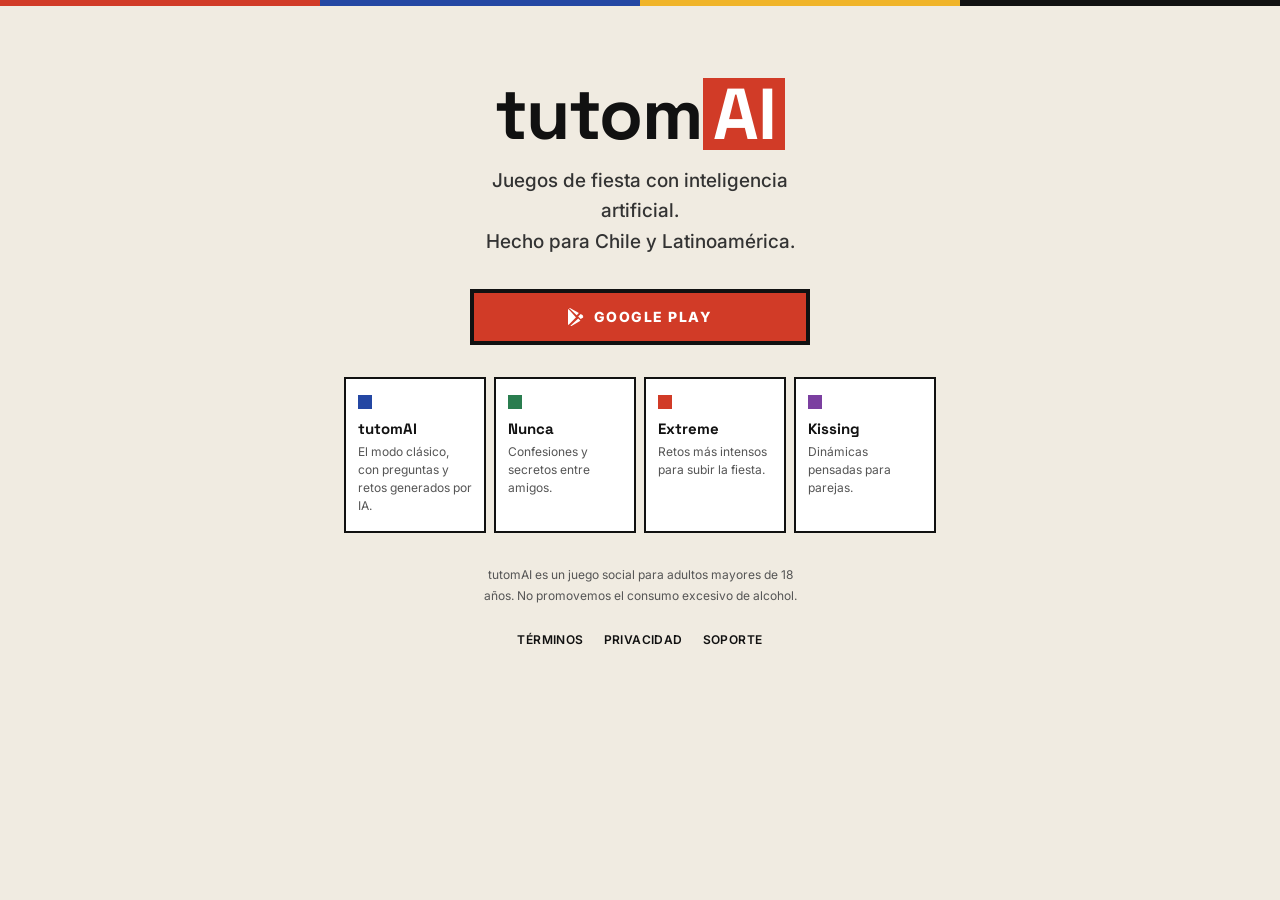
<file: index.html>
<!DOCTYPE html>
<html lang="es">
<head>
  <meta charset="UTF-8" />
  <meta name="viewport" content="width=device-width, initial-scale=1.0" />
  <title>tutomAI — Juegos de fiesta con IA</title>
  <meta name="description" content="tutomAI es un juego social con inteligencia artificial, hecho para Chile y Latinoamérica." />
  <link rel="preconnect" href="https://fonts.googleapis.com" />
  <link rel="preconnect" href="https://fonts.gstatic.com" crossorigin />
  <link rel="stylesheet" href="/style.css" />
</head>
<body>
  <div class="m-strip"><span></span><span></span><span></span><span></span></div>

  <div class="container">

    <section class="hero">
      <div class="hero-mark">tutom<span class="accent">AI</span></div>
      <p class="hero-tagline">Juegos de fiesta con inteligencia artificial.<br>Hecho para Chile y Latinoamérica.</p>

      <div class="btn-wrap">
        <a href="https://play.google.com/store/apps/details?id=com.tutomai.app" class="btn btn-red">
          <svg class="btn-icon" viewBox="0 0 24 24" fill="currentColor">
            <path d="M3.18 23.76a2 2 0 0 0 2.09-.15l11.34-6.55-2.93-2.93-10.5 9.63zM.5 1.27C.19 1.67 0 2.23 0 2.96v18.08c0 .73.19 1.29.5 1.69l.09.09L10.44 12.5v-.23L.59 1.18l-.09.09zm19.27 8.4-2.89-1.67-3.27 3.27 3.27 3.27 2.9-1.68c.83-.48.83-1.26 0-1.74l-.01-.45zM3.18.24 14.52 6.79l-2.93 2.93L1.27.09A2 2 0 0 1 3.18.24z"/>
          </svg>
          Google Play
        </a>
      </div>

      <div class="mode-grid">
        <div class="mode-card">
          <div class="mode-dot dot-blue"></div>
          <div class="mode-name">tutomAI</div>
          <div class="mode-desc">El modo clásico, con preguntas y retos generados por IA.</div>
        </div>
        <div class="mode-card">
          <div class="mode-dot dot-green"></div>
          <div class="mode-name">Nunca</div>
          <div class="mode-desc">Confesiones y secretos entre amigos.</div>
        </div>
        <div class="mode-card">
          <div class="mode-dot dot-red"></div>
          <div class="mode-name">Extreme</div>
          <div class="mode-desc">Retos más intensos para subir la fiesta.</div>
        </div>
        <div class="mode-card">
          <div class="mode-dot dot-purple"></div>
          <div class="mode-name">Kissing</div>
          <div class="mode-desc">Dinámicas pensadas para parejas.</div>
        </div>
      </div>

      <p class="disclaimer">tutomAI es un juego social para adultos mayores de 18 años. No promovemos el consumo excesivo de alcohol.</p>

      <div class="footer-links">
        <a href="/terms.html">Términos</a>
        <a href="/privacy.html">Privacidad</a>
        <a href="/support.html">Soporte</a>
      </div>
    </section>

  </div>
</body>
</html>
</file>
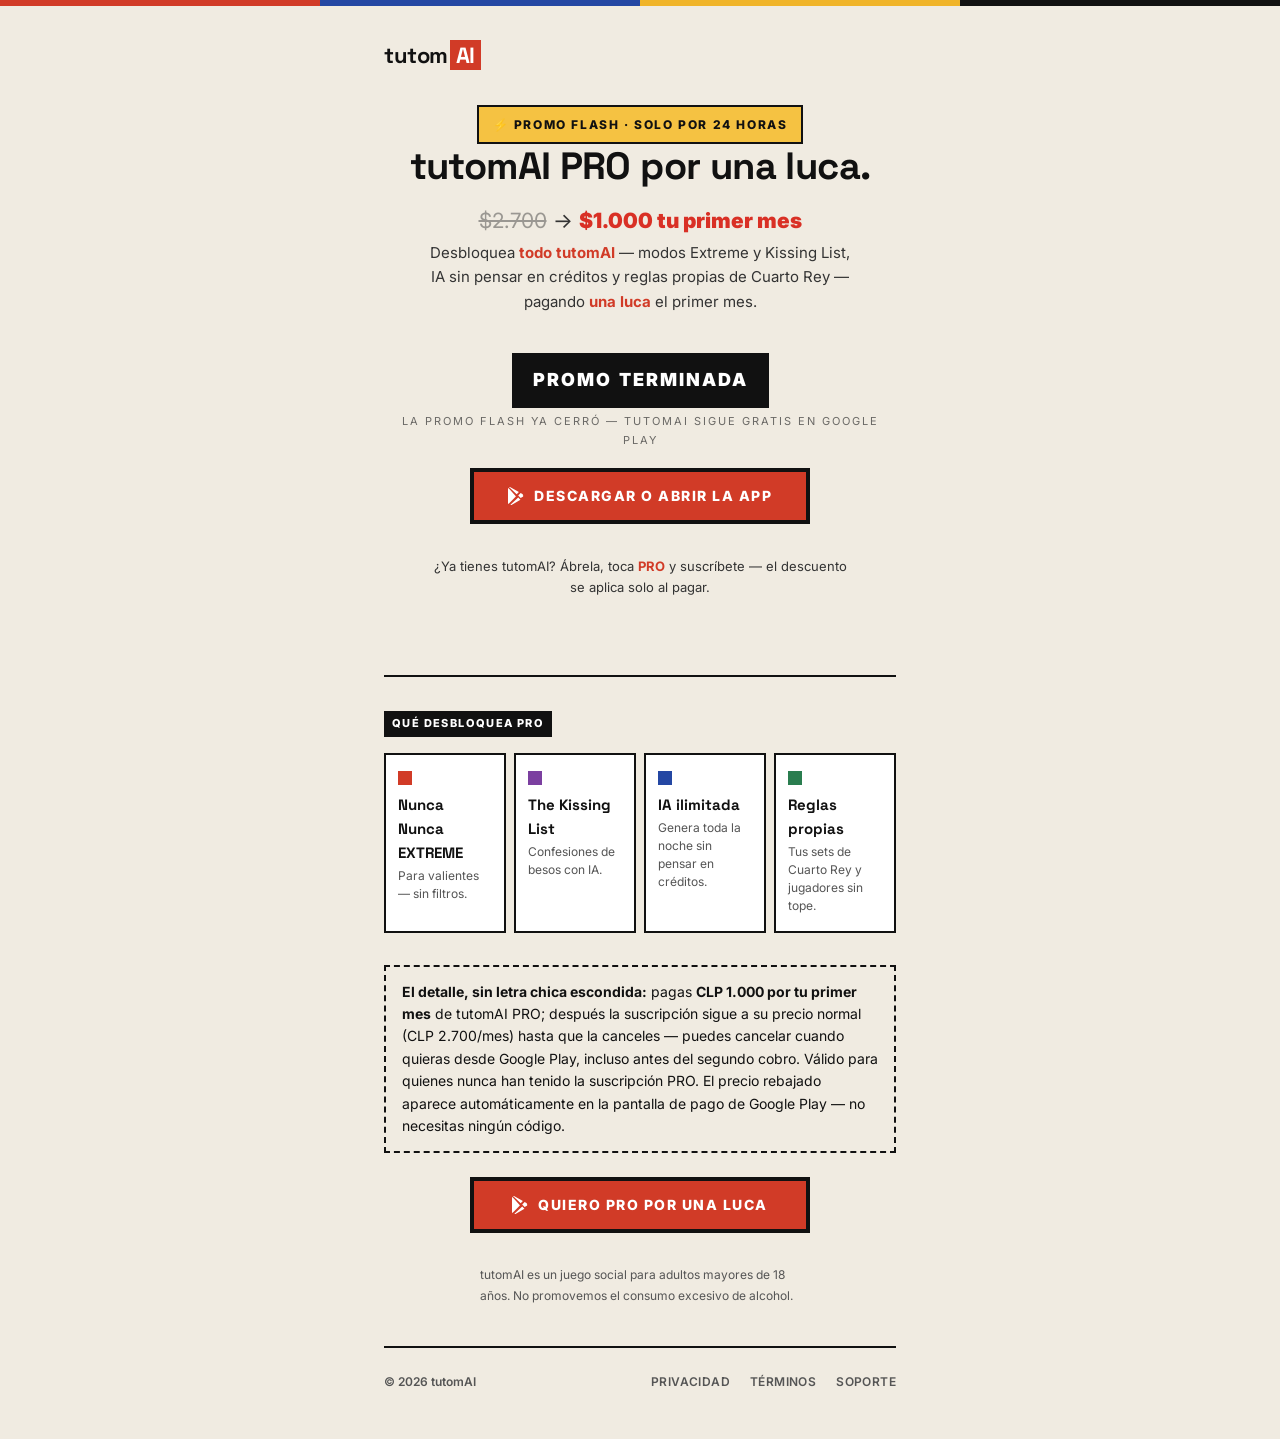
<file: early-access.html>
<!DOCTYPE html>
<html lang="es">
<head>
  <meta charset="UTF-8" />
  <meta name="viewport" content="width=device-width, initial-scale=1.0" />
  <title>Promo flash — tutomAI PRO por $1.000 tu primer mes</title>
  <meta name="description" content="Solo por 24 horas: tutomAI PRO por $1.000 tu primer mes. El juego para carretear con IA, 100% chileno. Descarga la app y suscríbete antes que termine." />
  <link rel="preconnect" href="https://fonts.googleapis.com" />
  <link rel="preconnect" href="https://fonts.gstatic.com" crossorigin />
  <link rel="stylesheet" href="/style.css" />
  <style>
    .flash-badge {
      display: inline-block;
      background: #F5C242;
      border: 2px solid #111111;
      padding: 8px 14px;
      font-weight: 800;
      font-size: 12px;
      letter-spacing: 1.6px;
      text-transform: uppercase;
      color: #111111;
    }
    .flash-price {
      margin: 18px 0 6px 0;
      font-size: 21px;
      line-height: 1.3;
    }
    .flash-price .old { text-decoration: line-through; opacity: 0.45; }
    .flash-price .new { font-weight: 900; color: #D93025; }
    .countdown {
      display: inline-block;
      margin: 14px 0 4px 0;
      padding: 10px 18px;
      border: 3px solid #111111;
      background: #111111;
      color: #FFFFFF;
      font-variant-numeric: tabular-nums;
      font-size: 26px;
      font-weight: 900;
      letter-spacing: 2px;
    }
    .countdown-label {
      font-size: 11px;
      letter-spacing: 2px;
      text-transform: uppercase;
      opacity: 0.7;
      margin-bottom: 18px;
    }
    .promo-detail {
      border: 2px dashed #111111;
      padding: 14px 16px;
      font-size: 14px;
      line-height: 1.6;
      margin-top: 8px;
      text-align: left;
    }
  </style>
</head>
<body>
  <div class="m-strip"><span></span><span></span><span></span><span></span></div>

  <div class="container container-ea">

    <nav class="nav">
      <a href="/" class="nav-brand">tutom<span class="accent">AI</span></a>
    </nav>

    <section class="ea-hero">
      <span class="flash-badge">⚡ Promo flash · Solo por 24 horas</span>
      <h1 class="ea-title">tutomAI PRO por una luca.</h1>
      <p class="flash-price"><span class="old">$2.700</span> → <span class="new">$1.000 tu primer mes</span></p>
      <p class="ea-sub">Desbloquea <strong>todo tutomAI</strong> — modos Extreme y Kissing List, IA sin pensar en créditos y reglas propias de Cuarto Rey — pagando <strong>una luca</strong> el primer mes.</p>

      <div class="countdown" id="countdown">--:--:--</div>
      <p class="countdown-label" id="countdown-label">para que termine la promo</p>

      <div class="btn-wrap">
        <a href="https://play.google.com/store/apps/details?id=com.tutomai.app" class="btn btn-red">
          <svg class="btn-icon" viewBox="0 0 24 24" fill="currentColor">
            <path d="M3.18 23.76a2 2 0 0 0 2.09-.15l11.34-6.55-2.93-2.93-10.5 9.63zM.5 1.27C.19 1.67 0 2.23 0 2.96v18.08c0 .73.19 1.29.5 1.69l.09.09L10.44 12.5v-.23L.59 1.18l-.09.09zm19.27 8.4-2.89-1.67-3.27 3.27 3.27 3.27 2.9-1.68c.83-.48.83-1.26 0-1.74l-.01-.45zM3.18.24 14.52 6.79l-2.93 2.93L1.27.09A2 2 0 0 1 3.18.24z"/>
          </svg>
          Descargar o abrir la app
        </a>
      </div>
      <p class="ea-sub" style="font-size:13px; margin-top:10px;">¿Ya tienes tutomAI? Ábrela, toca <strong>PRO</strong> y suscríbete — el descuento se aplica solo al pagar.</p>
    </section>

    <div class="divider"></div>

    <section class="section">
      <p class="section-title">Qué desbloquea PRO</p>
      <div class="mode-grid">
        <div class="mode-card">
          <div class="mode-dot dot-red"></div>
          <div class="mode-name">Nunca Nunca EXTREME</div>
          <div class="mode-desc">Para valientes — sin filtros.</div>
        </div>
        <div class="mode-card">
          <div class="mode-dot dot-purple"></div>
          <div class="mode-name">The Kissing List</div>
          <div class="mode-desc">Confesiones de besos con IA.</div>
        </div>
        <div class="mode-card">
          <div class="mode-dot dot-blue"></div>
          <div class="mode-name">IA ilimitada</div>
          <div class="mode-desc">Genera toda la noche sin pensar en créditos.</div>
        </div>
        <div class="mode-card">
          <div class="mode-dot dot-green"></div>
          <div class="mode-name">Reglas propias</div>
          <div class="mode-desc">Tus sets de Cuarto Rey y jugadores sin tope.</div>
        </div>
      </div>
    </section>

    <section class="section">
      <div class="promo-detail">
        <strong>El detalle, sin letra chica escondida:</strong> pagas <strong>CLP 1.000 por tu primer mes</strong> de tutomAI PRO; después la suscripción sigue a su precio normal (CLP 2.700/mes) hasta que la canceles — puedes cancelar cuando quieras desde Google Play, incluso antes del segundo cobro. Válido para quienes nunca han tenido la suscripción PRO. El precio rebajado aparece automáticamente en la pantalla de pago de Google Play — no necesitas ningún código.
      </div>
    </section>

    <div class="btn-wrap">
      <a href="https://play.google.com/store/apps/details?id=com.tutomai.app" class="btn btn-red">
        <svg class="btn-icon" viewBox="0 0 24 24" fill="currentColor">
          <path d="M3.18 23.76a2 2 0 0 0 2.09-.15l11.34-6.55-2.93-2.93-10.5 9.63zM.5 1.27C.19 1.67 0 2.23 0 2.96v18.08c0 .73.19 1.29.5 1.69l.09.09L10.44 12.5v-.23L.59 1.18l-.09.09zm19.27 8.4-2.89-1.67-3.27 3.27 3.27 3.27 2.9-1.68c.83-.48.83-1.26 0-1.74l-.01-.45zM3.18.24 14.52 6.79l-2.93 2.93L1.27.09A2 2 0 0 1 3.18.24z"/>
        </svg>
        Quiero PRO por una luca
      </a>
    </div>

    <p class="disclaimer">tutomAI es un juego social para adultos mayores de 18 años. No promovemos el consumo excesivo de alcohol.</p>

    <footer class="footer">
      <span class="footer-copy">© 2026 tutomAI</span>
      <div class="footer-links">
        <a href="/privacy.html">Privacidad</a>
        <a href="/terms.html">Términos</a>
        <a href="/support.html">Soporte</a>
      </div>
    </footer>

  </div>

  <script>
    (function () {
      // Fin de la promo: sáb 2 ago 2026, 15:35 hora de Chile (UTC-4)
      var END = 1785699338000;
      var el = document.getElementById('countdown');
      var label = document.getElementById('countdown-label');
      function pad(n) { return n < 10 ? '0' + n : '' + n; }
      function tick() {
        var ms = END - Date.now();
        if (ms <= 0) {
          el.textContent = 'PROMO TERMINADA';
          el.style.fontSize = '18px';
          label.textContent = 'la promo flash ya cerró — tutomAI sigue gratis en Google Play';
          return;
        }
        var s = Math.floor(ms / 1000);
        el.textContent = pad(Math.floor(s / 3600)) + ':' + pad(Math.floor((s % 3600) / 60)) + ':' + pad(s % 60);
        setTimeout(tick, 1000);
      }
      tick();
    })();
  </script>
</body>
</html>
</file>
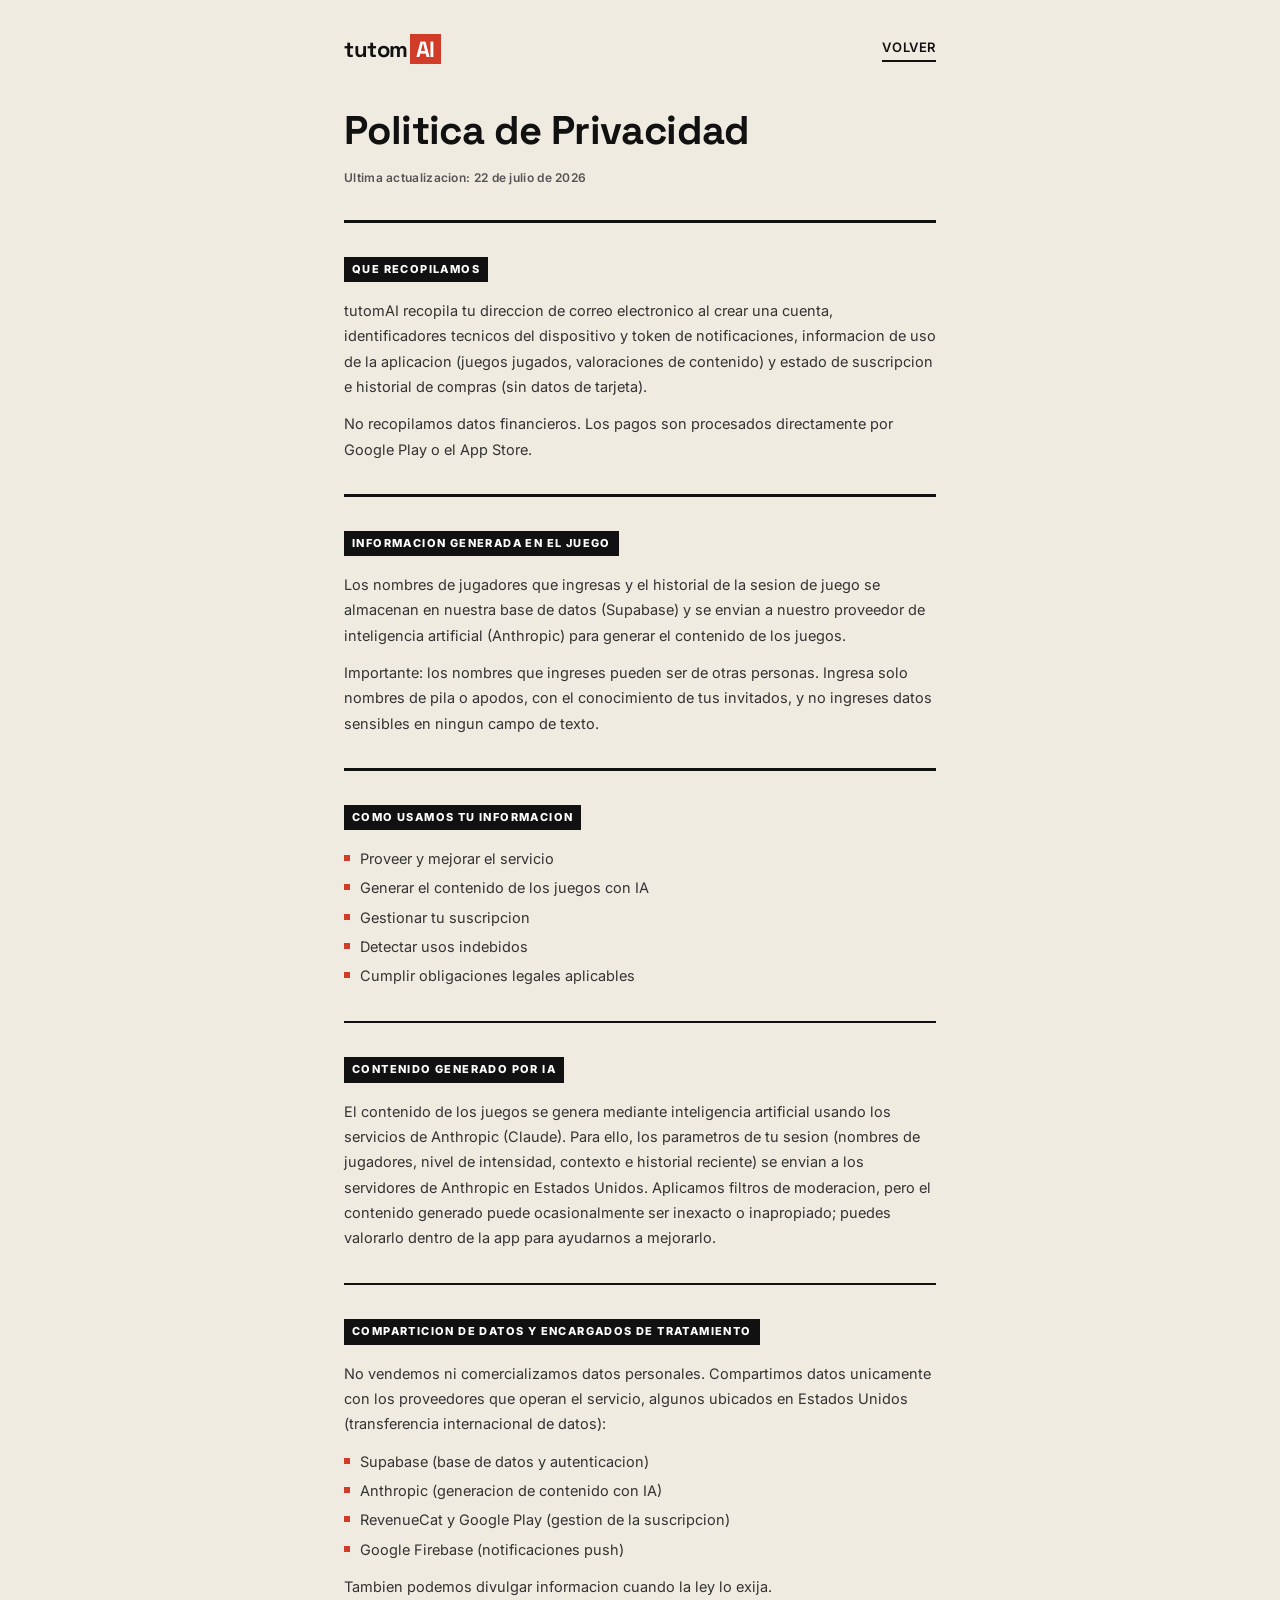
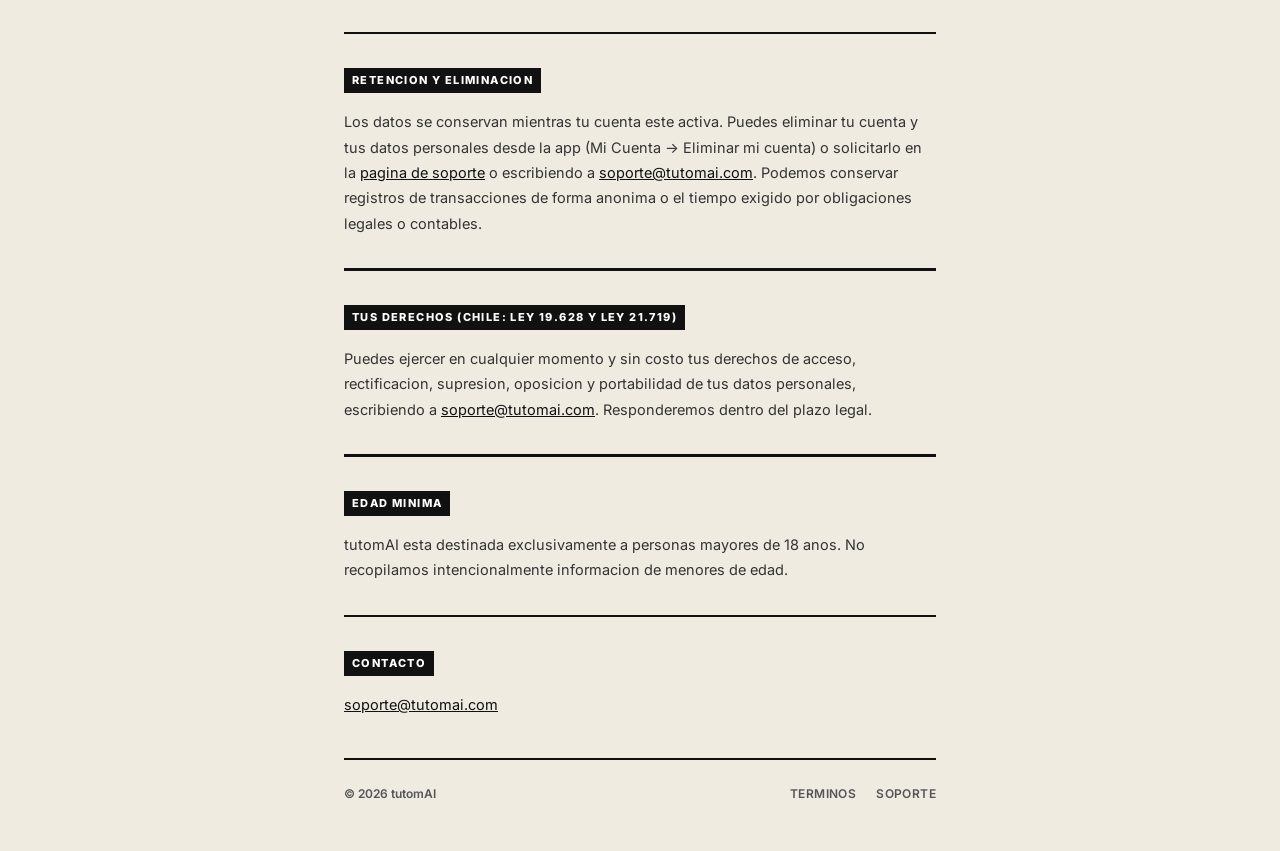
<file: privacy.html>
<!DOCTYPE html>
<html lang="es">
<head>
  <meta charset="UTF-8" />
  <meta name="viewport" content="width=device-width, initial-scale=1.0" />
  <title>Privacidad — tutomAI</title>
  <link rel="stylesheet" href="/style.css" />
</head>
<body>
  <div class="container">

    <nav class="nav">
      <a href="/" class="nav-brand">tutom<span class="accent">AI</span></a>
      <a href="/" class="nav-back">Volver</a>
    </nav>

    <header class="page-header">
      <h1 class="page-title">Politica de Privacidad</h1>
      <p class="page-date">Ultima actualizacion: 22 de julio de 2026</p>
    </header>

    <div class="divider"></div>

    <div class="section">
      <p class="section-title">Que recopilamos</p>
      <p>tutomAI recopila tu direccion de correo electronico al crear una cuenta, identificadores tecnicos del dispositivo y token de notificaciones, informacion de uso de la aplicacion (juegos jugados, valoraciones de contenido) y estado de suscripcion e historial de compras (sin datos de tarjeta).</p>
      <p>No recopilamos datos financieros. Los pagos son procesados directamente por Google Play o el App Store.</p>
    </div>

    <div class="divider"></div>

    <div class="section">
      <p class="section-title">Informacion generada en el juego</p>
      <p>Los nombres de jugadores que ingresas y el historial de la sesion de juego se almacenan en nuestra base de datos (Supabase) y se envian a nuestro proveedor de inteligencia artificial (Anthropic) para generar el contenido de los juegos.</p>
      <p>Importante: los nombres que ingreses pueden ser de otras personas. Ingresa solo nombres de pila o apodos, con el conocimiento de tus invitados, y no ingreses datos sensibles en ningun campo de texto.</p>
    </div>

    <div class="divider"></div>

    <div class="section">
      <p class="section-title">Como usamos tu informacion</p>
      <ul>
        <li>Proveer y mejorar el servicio</li>
        <li>Generar el contenido de los juegos con IA</li>
        <li>Gestionar tu suscripcion</li>
        <li>Detectar usos indebidos</li>
        <li>Cumplir obligaciones legales aplicables</li>
      </ul>
    </div>

    <div class="divider"></div>

    <div class="section">
      <p class="section-title">Contenido generado por IA</p>
      <p>El contenido de los juegos se genera mediante inteligencia artificial usando los servicios de Anthropic (Claude). Para ello, los parametros de tu sesion (nombres de jugadores, nivel de intensidad, contexto e historial reciente) se envian a los servidores de Anthropic en Estados Unidos. Aplicamos filtros de moderacion, pero el contenido generado puede ocasionalmente ser inexacto o inapropiado; puedes valorarlo dentro de la app para ayudarnos a mejorarlo.</p>
    </div>

    <div class="divider"></div>

    <div class="section">
      <p class="section-title">Comparticion de datos y encargados de tratamiento</p>
      <p>No vendemos ni comercializamos datos personales. Compartimos datos unicamente con los proveedores que operan el servicio, algunos ubicados en Estados Unidos (transferencia internacional de datos):</p>
      <ul>
        <li>Supabase (base de datos y autenticacion)</li>
        <li>Anthropic (generacion de contenido con IA)</li>
        <li>RevenueCat y Google Play (gestion de la suscripcion)</li>
        <li>Google Firebase (notificaciones push)</li>
      </ul>
      <p>Tambien podemos divulgar informacion cuando la ley lo exija.</p>
    </div>

    <div class="divider"></div>

    <div class="section">
      <p class="section-title">Retencion y eliminacion</p>
      <p>Los datos se conservan mientras tu cuenta este activa. Puedes eliminar tu cuenta y tus datos personales desde la app (Mi Cuenta → Eliminar mi cuenta) o solicitarlo en la <a href="/support.html">pagina de soporte</a> o escribiendo a <a href="mailto:soporte@tutomai.com">soporte@tutomai.com</a>. Podemos conservar registros de transacciones de forma anonima o el tiempo exigido por obligaciones legales o contables.</p>
    </div>

    <div class="divider"></div>

    <div class="section">
      <p class="section-title">Tus derechos (Chile: Ley 19.628 y Ley 21.719)</p>
      <p>Puedes ejercer en cualquier momento y sin costo tus derechos de acceso, rectificacion, supresion, oposicion y portabilidad de tus datos personales, escribiendo a <a href="mailto:soporte@tutomai.com">soporte@tutomai.com</a>. Responderemos dentro del plazo legal.</p>
    </div>

    <div class="divider"></div>

    <div class="section">
      <p class="section-title">Edad minima</p>
      <p>tutomAI esta destinada exclusivamente a personas mayores de 18 anos. No recopilamos intencionalmente informacion de menores de edad.</p>
    </div>

    <div class="divider"></div>

    <div class="section">
      <p class="section-title">Contacto</p>
      <p><a href="mailto:soporte@tutomai.com">soporte@tutomai.com</a></p>
    </div>

    <footer class="footer">
      <span class="footer-copy">© 2026 tutomAI</span>
      <div class="footer-links">
        <a href="/terms.html">Terminos</a>
        <a href="/support.html">Soporte</a>
      </div>
    </footer>

  </div>
</body>
</html>
</file>
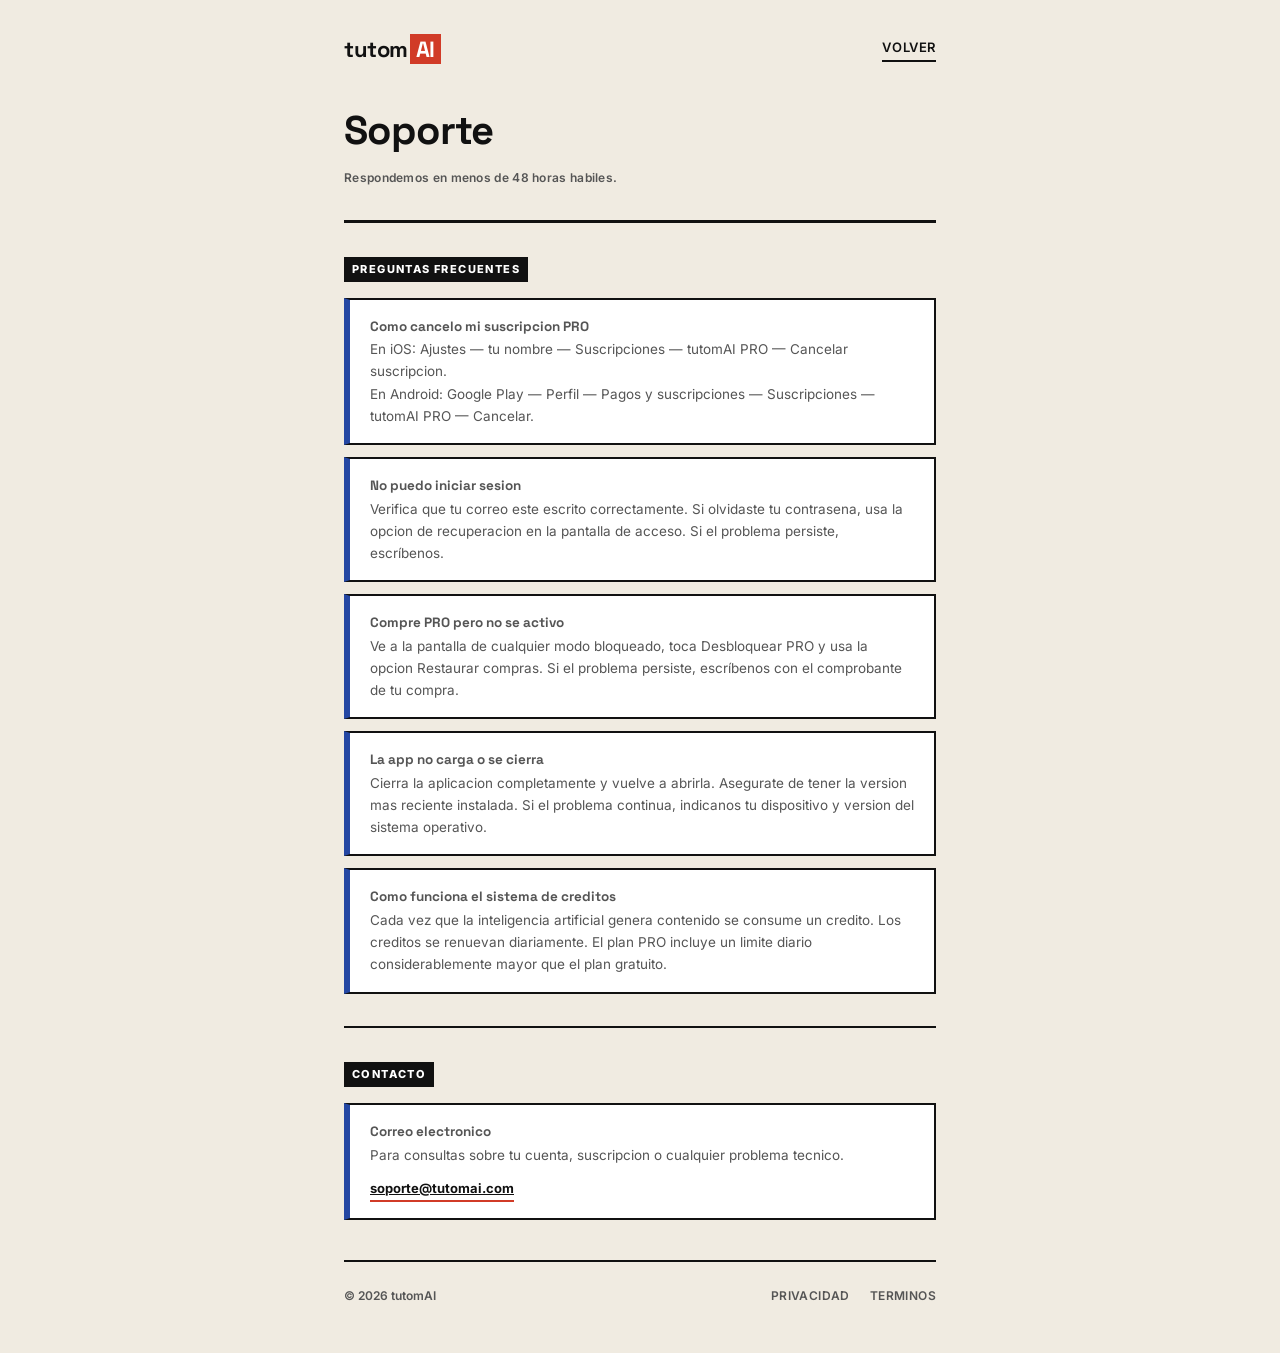
<file: support.html>
<!DOCTYPE html>
<html lang="es">
<head>
  <meta charset="UTF-8" />
  <meta name="viewport" content="width=device-width, initial-scale=1.0" />
  <title>Soporte — tutomAI</title>
  <link rel="stylesheet" href="/style.css" />
</head>
<body>
  <div class="container">

    <nav class="nav">
      <a href="/" class="nav-brand">tutom<span class="accent">AI</span></a>
      <a href="/" class="nav-back">Volver</a>
    </nav>

    <header class="page-header">
      <h1 class="page-title">Soporte</h1>
      <p class="page-date">Respondemos en menos de 48 horas habiles.</p>
    </header>

    <div class="divider"></div>

    <div class="section">
      <p class="section-title">Preguntas frecuentes</p>

      <div class="card">
        <p class="card-title">Como cancelo mi suscripcion PRO</p>
        <p>En iOS: Ajustes — tu nombre — Suscripciones — tutomAI PRO — Cancelar suscripcion.<br>
        En Android: Google Play — Perfil — Pagos y suscripciones — Suscripciones — tutomAI PRO — Cancelar.</p>
      </div>

      <div class="card">
        <p class="card-title">No puedo iniciar sesion</p>
        <p>Verifica que tu correo este escrito correctamente. Si olvidaste tu contrasena, usa la opcion de recuperacion en la pantalla de acceso. Si el problema persiste, escríbenos.</p>
      </div>

      <div class="card">
        <p class="card-title">Compre PRO pero no se activo</p>
        <p>Ve a la pantalla de cualquier modo bloqueado, toca Desbloquear PRO y usa la opcion Restaurar compras. Si el problema persiste, escríbenos con el comprobante de tu compra.</p>
      </div>

      <div class="card">
        <p class="card-title">La app no carga o se cierra</p>
        <p>Cierra la aplicacion completamente y vuelve a abrirla. Asegurate de tener la version mas reciente instalada. Si el problema continua, indicanos tu dispositivo y version del sistema operativo.</p>
      </div>

      <div class="card">
        <p class="card-title">Como funciona el sistema de creditos</p>
        <p>Cada vez que la inteligencia artificial genera contenido se consume un credito. Los creditos se renuevan diariamente. El plan PRO incluye un limite diario considerablemente mayor que el plan gratuito.</p>
      </div>
    </div>

    <div class="divider"></div>

    <div class="section">
      <p class="section-title">Contacto</p>
      <div class="card">
        <p class="card-title">Correo electronico</p>
        <p>Para consultas sobre tu cuenta, suscripcion o cualquier problema tecnico.</p>
        <a href="mailto:soporte@tutomai.com" class="contact-link">soporte@tutomai.com</a>
      </div>
    </div>

    <footer class="footer">
      <span class="footer-copy">© 2026 tutomAI</span>
      <div class="footer-links">
        <a href="/privacy.html">Privacidad</a>
        <a href="/terms.html">Terminos</a>
      </div>
    </footer>

  </div>
</body>
</html>
</file>
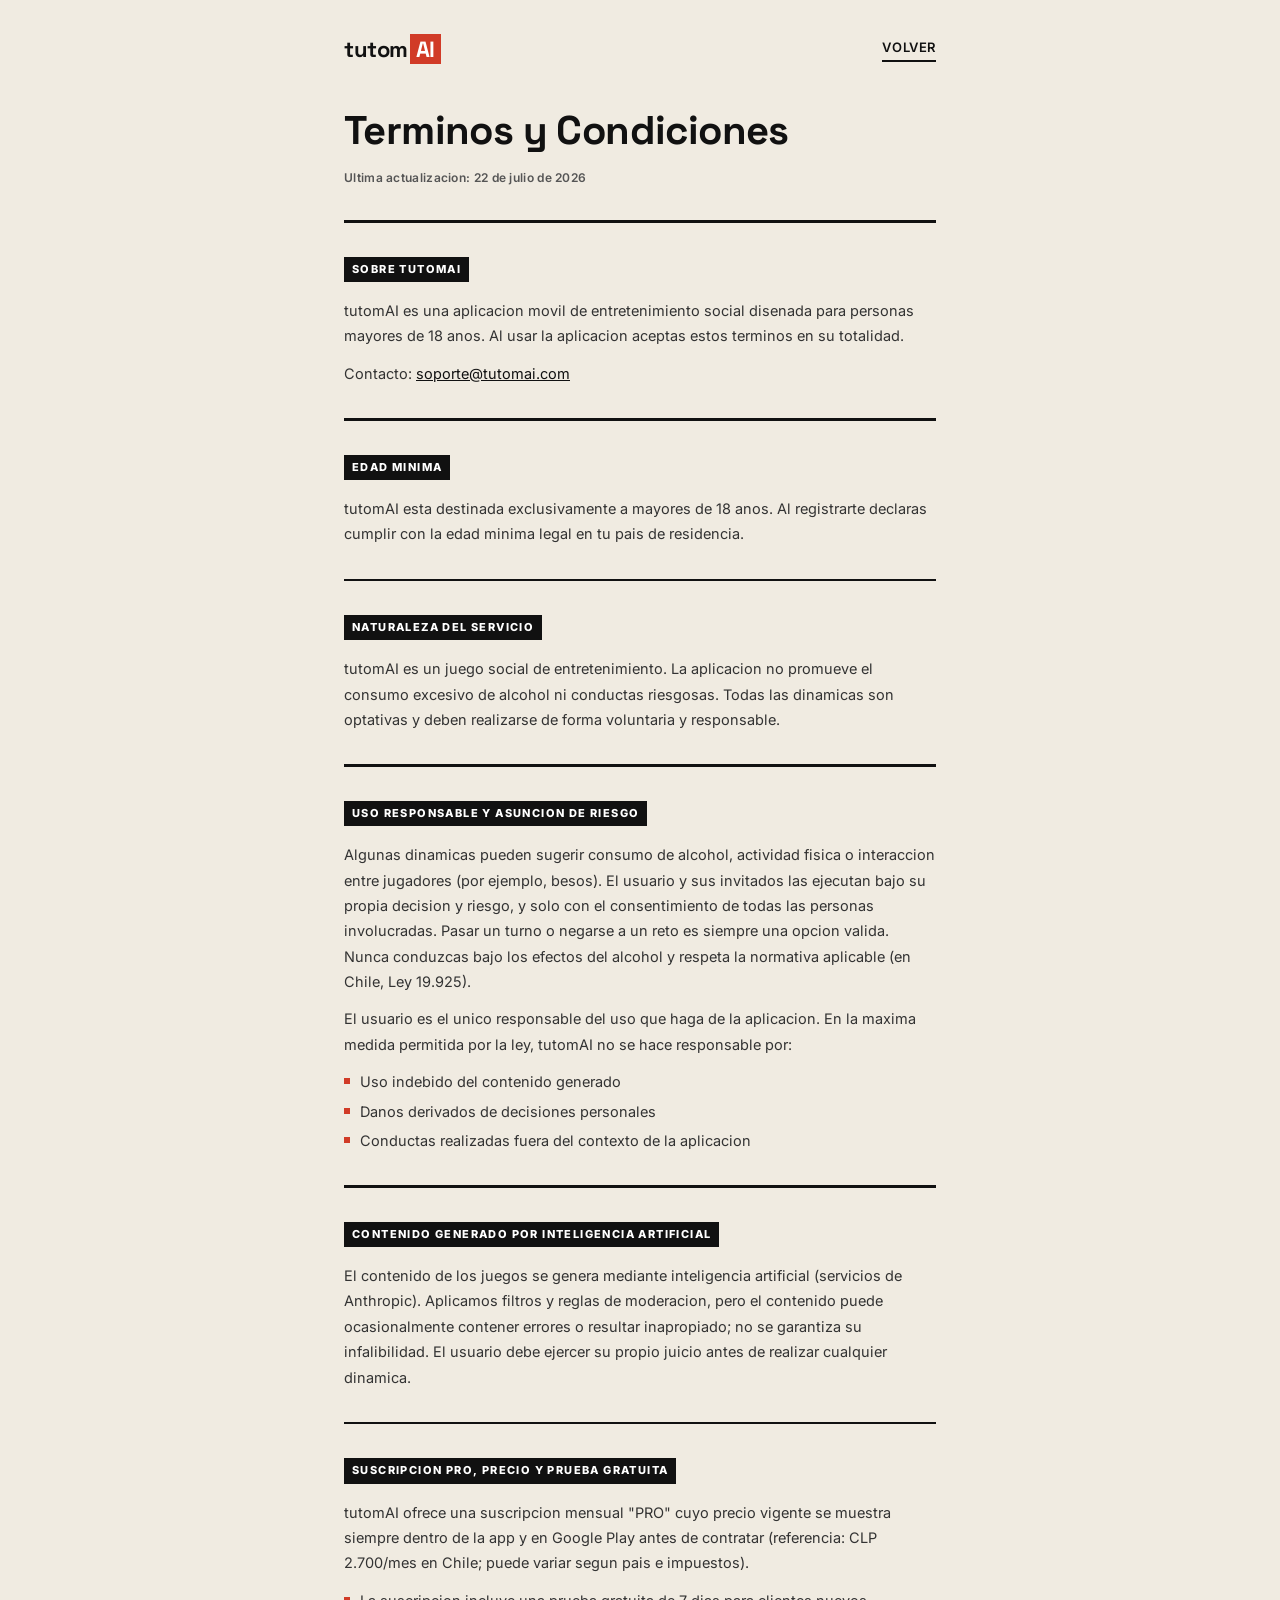
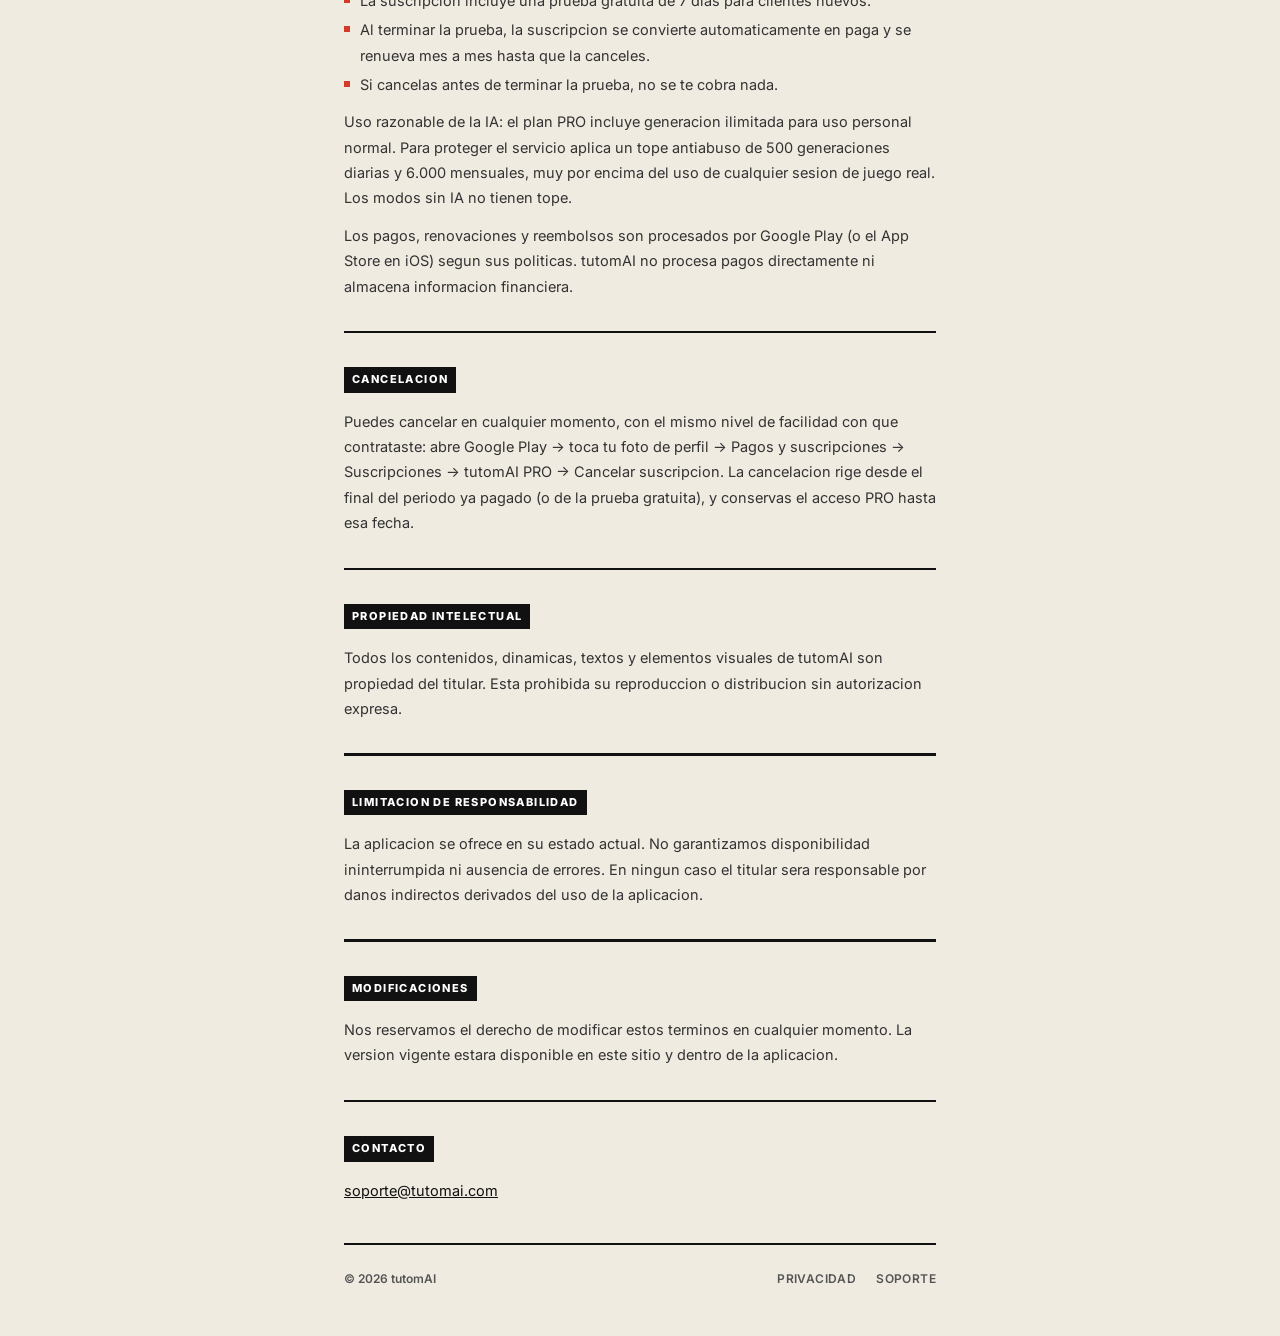
<file: terms.html>
<!DOCTYPE html>
<html lang="es">
<head>
  <meta charset="UTF-8" />
  <meta name="viewport" content="width=device-width, initial-scale=1.0" />
  <title>Terminos — tutomAI</title>
  <link rel="stylesheet" href="/style.css" />
</head>
<body>
  <div class="container">

    <nav class="nav">
      <a href="/" class="nav-brand">tutom<span class="accent">AI</span></a>
      <a href="/" class="nav-back">Volver</a>
    </nav>

    <header class="page-header">
      <h1 class="page-title">Terminos y Condiciones</h1>
      <p class="page-date">Ultima actualizacion: 22 de julio de 2026</p>
    </header>

    <div class="divider"></div>

    <div class="section">
      <p class="section-title">Sobre tutomAI</p>
      <p>tutomAI es una aplicacion movil de entretenimiento social disenada para personas mayores de 18 anos. Al usar la aplicacion aceptas estos terminos en su totalidad.</p>
      <p>Contacto: <a href="mailto:soporte@tutomai.com">soporte@tutomai.com</a></p>
    </div>

    <div class="divider"></div>

    <div class="section">
      <p class="section-title">Edad minima</p>
      <p>tutomAI esta destinada exclusivamente a mayores de 18 anos. Al registrarte declaras cumplir con la edad minima legal en tu pais de residencia.</p>
    </div>

    <div class="divider"></div>

    <div class="section">
      <p class="section-title">Naturaleza del servicio</p>
      <p>tutomAI es un juego social de entretenimiento. La aplicacion no promueve el consumo excesivo de alcohol ni conductas riesgosas. Todas las dinamicas son optativas y deben realizarse de forma voluntaria y responsable.</p>
    </div>

    <div class="divider"></div>

    <div class="section">
      <p class="section-title">Uso responsable y asuncion de riesgo</p>
      <p>Algunas dinamicas pueden sugerir consumo de alcohol, actividad fisica o interaccion entre jugadores (por ejemplo, besos). El usuario y sus invitados las ejecutan bajo su propia decision y riesgo, y solo con el consentimiento de todas las personas involucradas. Pasar un turno o negarse a un reto es siempre una opcion valida. Nunca conduzcas bajo los efectos del alcohol y respeta la normativa aplicable (en Chile, Ley 19.925).</p>
      <p>El usuario es el unico responsable del uso que haga de la aplicacion. En la maxima medida permitida por la ley, tutomAI no se hace responsable por:</p>
      <ul>
        <li>Uso indebido del contenido generado</li>
        <li>Danos derivados de decisiones personales</li>
        <li>Conductas realizadas fuera del contexto de la aplicacion</li>
      </ul>
    </div>

    <div class="divider"></div>

    <div class="section">
      <p class="section-title">Contenido generado por inteligencia artificial</p>
      <p>El contenido de los juegos se genera mediante inteligencia artificial (servicios de Anthropic). Aplicamos filtros y reglas de moderacion, pero el contenido puede ocasionalmente contener errores o resultar inapropiado; no se garantiza su infalibilidad. El usuario debe ejercer su propio juicio antes de realizar cualquier dinamica.</p>
    </div>

    <div class="divider"></div>

    <div class="section">
      <p class="section-title">Suscripcion PRO, precio y prueba gratuita</p>
      <p>tutomAI ofrece una suscripcion mensual "PRO" cuyo precio vigente se muestra siempre dentro de la app y en Google Play antes de contratar (referencia: CLP 2.700/mes en Chile; puede variar segun pais e impuestos).</p>
      <ul>
        <li>La suscripcion incluye una prueba gratuita de 7 dias para clientes nuevos.</li>
        <li>Al terminar la prueba, la suscripcion se convierte automaticamente en paga y se renueva mes a mes hasta que la canceles.</li>
        <li>Si cancelas antes de terminar la prueba, no se te cobra nada.</li>
      </ul>
      <p>Uso razonable de la IA: el plan PRO incluye generacion ilimitada para uso personal normal. Para proteger el servicio aplica un tope antiabuso de 500 generaciones diarias y 6.000 mensuales, muy por encima del uso de cualquier sesion de juego real. Los modos sin IA no tienen tope.</p>
      <p>Los pagos, renovaciones y reembolsos son procesados por Google Play (o el App Store en iOS) segun sus politicas. tutomAI no procesa pagos directamente ni almacena informacion financiera.</p>
    </div>

    <div class="divider"></div>

    <div class="section">
      <p class="section-title">Cancelacion</p>
      <p>Puedes cancelar en cualquier momento, con el mismo nivel de facilidad con que contrataste: abre Google Play → toca tu foto de perfil → Pagos y suscripciones → Suscripciones → tutomAI PRO → Cancelar suscripcion. La cancelacion rige desde el final del periodo ya pagado (o de la prueba gratuita), y conservas el acceso PRO hasta esa fecha.</p>
    </div>

    <div class="divider"></div>

    <div class="section">
      <p class="section-title">Propiedad intelectual</p>
      <p>Todos los contenidos, dinamicas, textos y elementos visuales de tutomAI son propiedad del titular. Esta prohibida su reproduccion o distribucion sin autorizacion expresa.</p>
    </div>

    <div class="divider"></div>

    <div class="section">
      <p class="section-title">Limitacion de responsabilidad</p>
      <p>La aplicacion se ofrece en su estado actual. No garantizamos disponibilidad ininterrumpida ni ausencia de errores. En ningun caso el titular sera responsable por danos indirectos derivados del uso de la aplicacion.</p>
    </div>

    <div class="divider"></div>

    <div class="section">
      <p class="section-title">Modificaciones</p>
      <p>Nos reservamos el derecho de modificar estos terminos en cualquier momento. La version vigente estara disponible en este sitio y dentro de la aplicacion.</p>
    </div>

    <div class="divider"></div>

    <div class="section">
      <p class="section-title">Contacto</p>
      <p><a href="mailto:soporte@tutomai.com">soporte@tutomai.com</a></p>
    </div>

    <footer class="footer">
      <span class="footer-copy">© 2026 tutomAI</span>
      <div class="footer-links">
        <a href="/privacy.html">Privacidad</a>
        <a href="/support.html">Soporte</a>
      </div>
    </footer>

  </div>
</body>
</html>
</file>
<file: style.css>
@import url('https://fonts.googleapis.com/css2?family=Inter:wght@400;500;600;700;800&family=Space+Grotesk:wght@500;700&display=swap');

*, *::before, *::after { margin: 0; padding: 0; box-sizing: border-box; }

:root {
  --cream: #F0EBE1;
  --white: #FFFFFF;
  --black: #111111;
  --muted: #555555;
  --secondary: #333333;

  --red: #D13B27;
  --blue: #2447A3;
  --yellow: #F0B429;
  --green: #2A7D4F;
  --purple: #7B3FA0;

  --border-w: 2.5px;
  --border-w-heavy: 4px;

  --space-xs: 4px;
  --space-sm: 8px;
  --space-md: 12px;
  --space-lg: 16px;
  --space-xl: 20px;
  --space-xxl: 24px;
  --space-x3l: 32px;
  --space-x4l: 40px;
  --space-x5l: 48px;

  --font-sans: 'Inter', -apple-system, BlinkMacSystemFont, sans-serif;
  --font-display: 'Space Grotesk', sans-serif;
}

html {
  background: var(--cream);
  overflow-x: hidden;
  width: 100%;
}

body {
  font-family: var(--font-sans);
  background: var(--cream);
  color: var(--black);
  line-height: 1.6;
  -webkit-font-smoothing: antialiased;
  overflow-x: hidden;
  width: 100%;
  max-width: 100vw;
}

img, svg { max-width: 100%; }

a { color: var(--black); }

/* ---------- Mondrian decorative strip ---------- */
.m-strip {
  display: flex;
  height: 6px;
  width: 100%;
}

.m-strip span { flex: 1; }
.m-strip span:nth-child(1) { background: var(--red); }
.m-strip span:nth-child(2) { background: var(--blue); }
.m-strip span:nth-child(3) { background: var(--yellow); }
.m-strip span:nth-child(4) { background: var(--black); }

/* ---------- Layout ---------- */
.container {
  max-width: 640px;
  margin: 0 auto;
  padding: var(--space-xxl) var(--space-lg) var(--space-x5l);
}

/* ---------- Nav ---------- */
.nav {
  display: flex;
  align-items: center;
  justify-content: space-between;
  margin-bottom: var(--space-x3l);
}

.nav-brand {
  font-family: var(--font-display);
  font-size: 22px;
  font-weight: 700;
  color: var(--black);
  text-decoration: none;
  letter-spacing: -0.5px;
}

.nav-brand .accent {
  background: var(--red);
  color: var(--white);
  padding: 1px 6px;
  margin-left: 2px;
}

.nav-back {
  font-size: 13px;
  font-weight: 600;
  color: var(--black);
  text-decoration: none;
  text-transform: uppercase;
  letter-spacing: 0.6px;
  border-bottom: var(--border-w) solid var(--black);
  padding-bottom: 2px;
}

/* ---------- Hero (home) ---------- */
.hero {
  text-align: center;
  padding: var(--space-x4l) 0 var(--space-x3l);
}

.hero-mark {
  font-family: var(--font-display);
  font-size: 56px;
  font-weight: 700;
  letter-spacing: -1.5px;
  color: var(--black);
  line-height: 1;
  margin-bottom: var(--space-lg);
}

.hero-mark .accent {
  display: inline-block;
  background: var(--red);
  color: var(--white);
  padding: 0 10px;
  margin-left: 2px;
}

.hero-tagline {
  font-size: 17px;
  color: var(--secondary);
  line-height: 1.6;
  max-width: 360px;
  margin: 0 auto var(--space-x3l);
  font-weight: 500;
}

/* ---------- Mondrian Buttons ---------- */
.btn {
  display: inline-flex;
  align-items: center;
  justify-content: center;
  gap: var(--space-sm);
  width: 100%;
  max-width: 340px;
  height: 56px;
  border: var(--border-w-heavy) solid var(--black);
  border-radius: 0;
  background: var(--white);
  color: var(--black);
  font-family: var(--font-sans);
  font-size: 14px;
  font-weight: 800;
  text-transform: uppercase;
  letter-spacing: 1.5px;
  text-decoration: none;
  transition: transform 0.1s ease;
}

.btn:active { transform: translateY(2px); }

.btn-red { background: var(--red); color: var(--white); }
.btn-blue { background: var(--blue); color: var(--white); }
.btn-yellow { background: var(--yellow); color: var(--black); }

.btn-icon { width: 18px; height: 18px; flex-shrink: 0; }

.btn-wrap {
  display: flex;
  justify-content: center;
  margin-bottom: var(--space-x3l);
}

/* ---------- Mode grid (feature blocks) ---------- */
.mode-grid {
  display: grid;
  grid-template-columns: 1fr 1fr;
  gap: var(--space-sm);
  margin-bottom: var(--space-x3l);
}

.mode-card {
  border: var(--border-w) solid var(--black);
  background: var(--white);
  padding: var(--space-lg) var(--space-md);
  text-align: left;
}

.mode-card .mode-dot {
  width: 14px;
  height: 14px;
  margin-bottom: var(--space-sm);
}

.mode-card .mode-name {
  font-family: var(--font-display);
  font-size: 15px;
  font-weight: 700;
  margin-bottom: 2px;
}

.mode-card .mode-desc {
  font-size: 12px;
  color: var(--muted);
  line-height: 1.5;
}

.dot-blue { background: var(--blue); }
.dot-green { background: var(--green); }
.dot-red { background: var(--red); }
.dot-purple { background: var(--purple); }
.dot-yellow { background: var(--yellow); }

/* ---------- Disclaimer / footer copy ---------- */
.disclaimer {
  font-size: 12px;
  color: var(--muted);
  line-height: 1.7;
  max-width: 320px;
  margin: 0 auto var(--space-xxl);
}

.footer-links {
  display: flex;
  gap: var(--space-xl);
  justify-content: center;
}

.footer-links a {
  font-size: 12px;
  font-weight: 600;
  color: var(--black);
  text-decoration: none;
  text-transform: uppercase;
  letter-spacing: 0.4px;
}

.footer-links a:hover { color: var(--red); }

/* ---------- Sub-page header ---------- */
.page-header { margin-bottom: var(--space-x3l); }

.page-title {
  font-family: var(--font-display);
  font-size: 32px;
  font-weight: 700;
  letter-spacing: -0.6px;
  color: var(--black);
  margin-bottom: var(--space-xs);
}

.page-date {
  font-size: 12px;
  font-weight: 600;
  color: var(--muted);
  letter-spacing: 0.3px;
}

/* ---------- Divider ---------- */
.divider {
  height: var(--border-w);
  background: var(--black);
  margin: var(--space-x3l) 0;
}

/* ---------- Content sections ---------- */
.section { margin-bottom: var(--space-xxl); }

.section-title {
  display: inline-block;
  font-size: 11px;
  font-weight: 800;
  letter-spacing: 1.4px;
  text-transform: uppercase;
  color: var(--white);
  background: var(--black);
  padding: 3px 8px;
  margin-bottom: var(--space-lg);
}

p {
  font-size: 14.5px;
  color: var(--secondary);
  line-height: 1.75;
  margin-bottom: var(--space-md);
}

ul { list-style: none; margin-bottom: var(--space-md); }

ul li {
  font-size: 14.5px;
  color: var(--secondary);
  line-height: 1.75;
  padding-left: var(--space-lg);
  position: relative;
  margin-bottom: var(--space-xs);
}

ul li::before {
  content: '';
  position: absolute;
  left: 0;
  top: 9px;
  width: 6px;
  height: 6px;
  background: var(--red);
}

.section a { text-decoration: underline; text-decoration-color: var(--black); }
.section a:hover { color: var(--red); text-decoration-color: var(--red); }

/* ---------- Cards (support FAQ) ---------- */
.card {
  background: var(--white);
  border: var(--border-w) solid var(--black);
  border-left: 6px solid var(--blue);
  padding: var(--space-lg) var(--space-xl);
  margin-bottom: var(--space-md);
}

.card-title {
  font-family: var(--font-display);
  font-size: 15px;
  font-weight: 700;
  color: var(--black);
  margin-bottom: var(--space-xs);
}

.card p {
  font-size: 13.5px;
  color: var(--muted);
  line-height: 1.65;
  margin-bottom: 0;
}

.contact-link {
  display: inline-block;
  margin-top: var(--space-md);
  font-size: 13px;
  font-weight: 700;
  color: var(--black);
  text-decoration: none;
  border-bottom: var(--border-w) solid var(--red);
  padding-bottom: 1px;
}

.contact-link:hover { color: var(--red); }

/* ---------- Footer ---------- */
.footer {
  margin-top: var(--space-x4l);
  padding-top: var(--space-xxl);
  border-top: var(--border-w) solid var(--black);
  display: flex;
  align-items: center;
  justify-content: space-between;
  flex-wrap: wrap;
  gap: var(--space-md);
}

.footer-copy {
  font-size: 12px;
  font-weight: 600;
  color: var(--muted);
}

.footer .footer-links a { color: var(--muted); }
.footer .footer-links a:hover { color: var(--red); }

/* ---------- Early access landing ---------- */
.container-ea { max-width: 560px; }

.ea-hero { text-align: center; padding-bottom: var(--space-xl); }

.ea-badge {
  display: inline-block;
  background: var(--black);
  color: var(--yellow);
  font-size: 12px;
  font-weight: 800;
  text-transform: uppercase;
  letter-spacing: 1.2px;
  padding: var(--space-sm) var(--space-lg);
  margin-bottom: var(--space-xl);
}

.ea-title {
  font-family: var(--font-display);
  font-size: 30px;
  font-weight: 700;
  line-height: 1.18;
  letter-spacing: -0.6px;
  color: var(--black);
  margin-bottom: var(--space-lg);
}

.ea-sub {
  font-size: 15px;
  color: var(--secondary);
  line-height: 1.65;
  max-width: 420px;
  margin: 0 auto var(--space-xxl);
}

.ea-sub strong { color: var(--red); }

.ea-counter-box {
  background: var(--white);
  border: var(--border-w-heavy) solid var(--black);
  padding: var(--space-xl) var(--space-xl) var(--space-xxl);
  max-width: 320px;
  margin: 0 auto;
}

.ea-counter-label {
  font-size: 11px;
  font-weight: 800;
  text-transform: uppercase;
  letter-spacing: 1.2px;
  color: var(--muted);
  margin-bottom: var(--space-sm);
}

.ea-counter-number {
  font-family: var(--font-display);
  font-size: 56px;
  font-weight: 700;
  color: var(--red);
  line-height: 1;
  margin-bottom: var(--space-lg);
}

.ea-counter-number.ea-counter-zero { color: var(--black); }

.ea-progress-track {
  height: 12px;
  width: 100%;
  background: var(--cream);
  border: var(--border-w) solid var(--black);
}

.ea-progress-fill {
  height: 100%;
  width: 100%;
  background: var(--red);
  transition: width 0.4s ease;
}

/* ---------- Early access form ---------- */
.ea-form-section { margin-bottom: var(--space-xxl); }

.ea-form {
  display: flex;
  flex-direction: column;
  gap: var(--space-lg);
}

.ea-form[hidden], .ea-success[hidden] { display: none; }

.ea-field {
  display: flex;
  flex-direction: column;
  gap: var(--space-xs);
}

.ea-field label {
  font-size: 11px;
  font-weight: 800;
  text-transform: uppercase;
  letter-spacing: 1px;
  color: var(--black);
}

.ea-field input {
  height: 50px;
  border: var(--border-w) solid var(--black);
  border-radius: 0;
  background: var(--white);
  padding: 0 var(--space-lg);
  font-family: var(--font-sans);
  font-size: 15px;
  color: var(--black);
}

.ea-field input:focus {
  outline: none;
  border-color: var(--blue);
  border-width: var(--border-w-heavy);
}

.ea-check {
  display: flex;
  align-items: flex-start;
  gap: var(--space-sm);
  font-size: 13px;
  color: var(--secondary);
  cursor: pointer;
}

.ea-check input { margin-top: 3px; accent-color: var(--blue); }

.ea-submit {
  width: 100%;
  max-width: 280px;
  margin: var(--space-sm) auto 0;
  align-self: center;
}

.ea-disclaimer-small {
  font-size: 12px;
  color: var(--muted);
  line-height: 1.6;
  margin-top: var(--space-sm);
  margin-bottom: 0;
}

/* ---------- Early access success modal ---------- */
.ea-overlay {
  position: fixed;
  inset: 0;
  z-index: 100;
  display: flex;
  align-items: center;
  justify-content: center;
  background: rgba(17, 17, 17, 0.55);
  padding: var(--space-lg);
}

.ea-overlay[hidden] { display: none; }

.ea-success {
  text-align: center;
  background: var(--white);
  border: var(--border-w-heavy) solid var(--black);
  padding: var(--space-x3l) var(--space-xl);
  max-width: 360px;
  width: 100%;
  animation: eaModalIn 0.25s ease-out;
}

@keyframes eaModalIn {
  0%   { transform: scale(0.92); opacity: 0; }
  100% { transform: scale(1); opacity: 1; }
}

.ea-overlay-close {
  width: 100%;
  max-width: 220px;
  margin: var(--space-xl) auto 0;
}

.ea-success-icon {
  display: inline-flex;
  align-items: center;
  justify-content: center;
  gap: 4px;
  width: 84px;
  height: 84px;
  background: var(--green);
  border: var(--border-w) solid var(--black);
  color: var(--white);
  font-size: 30px;
  font-weight: 800;
  margin-bottom: var(--space-lg);
  overflow: hidden;
}

.ea-beer {
  display: inline-block;
  transform-origin: bottom center;
}

.ea-beer-left {
  animation: eaCheersLeft 1.6s ease-in-out infinite;
}

.ea-beer-right {
  animation: eaCheersRight 1.6s ease-in-out infinite;
}

@keyframes eaCheersLeft {
  0%, 20%  { transform: translateX(-20px) rotate(-14deg) scale(1); }
  45%      { transform: translateX(8px) rotate(-22deg) scale(1.15); }
  55%      { transform: translateX(8px) rotate(-22deg) scale(1.15); }
  80%, 100% { transform: translateX(-20px) rotate(-14deg) scale(1); }
}

@keyframes eaCheersRight {
  0%, 20%  { transform: translateX(20px) rotate(14deg) scale(1); }
  45%      { transform: translateX(-8px) rotate(22deg) scale(1.15); }
  55%      { transform: translateX(-8px) rotate(22deg) scale(1.15); }
  80%, 100% { transform: translateX(20px) rotate(14deg) scale(1); }
}

.ea-success-title {
  font-family: var(--font-display);
  font-size: 22px;
  font-weight: 700;
  margin-bottom: var(--space-sm);
}

.ea-success-text {
  font-size: 14px;
  color: var(--secondary);
  line-height: 1.65;
  margin-bottom: 0;
}

/* ---------- Responsive (tablet/desktop) ---------- */
@media (min-width: 640px) {
  .container { padding: var(--space-x3l) var(--space-xxl) var(--space-x5l); }
  .hero-mark { font-size: 72px; }
  .hero-tagline { font-size: 19px; }
  .page-title { font-size: 40px; }
  .mode-grid { grid-template-columns: repeat(4, 1fr); }
  .ea-title { font-size: 38px; }
  .ea-counter-number { font-size: 64px; }
}
</file>
